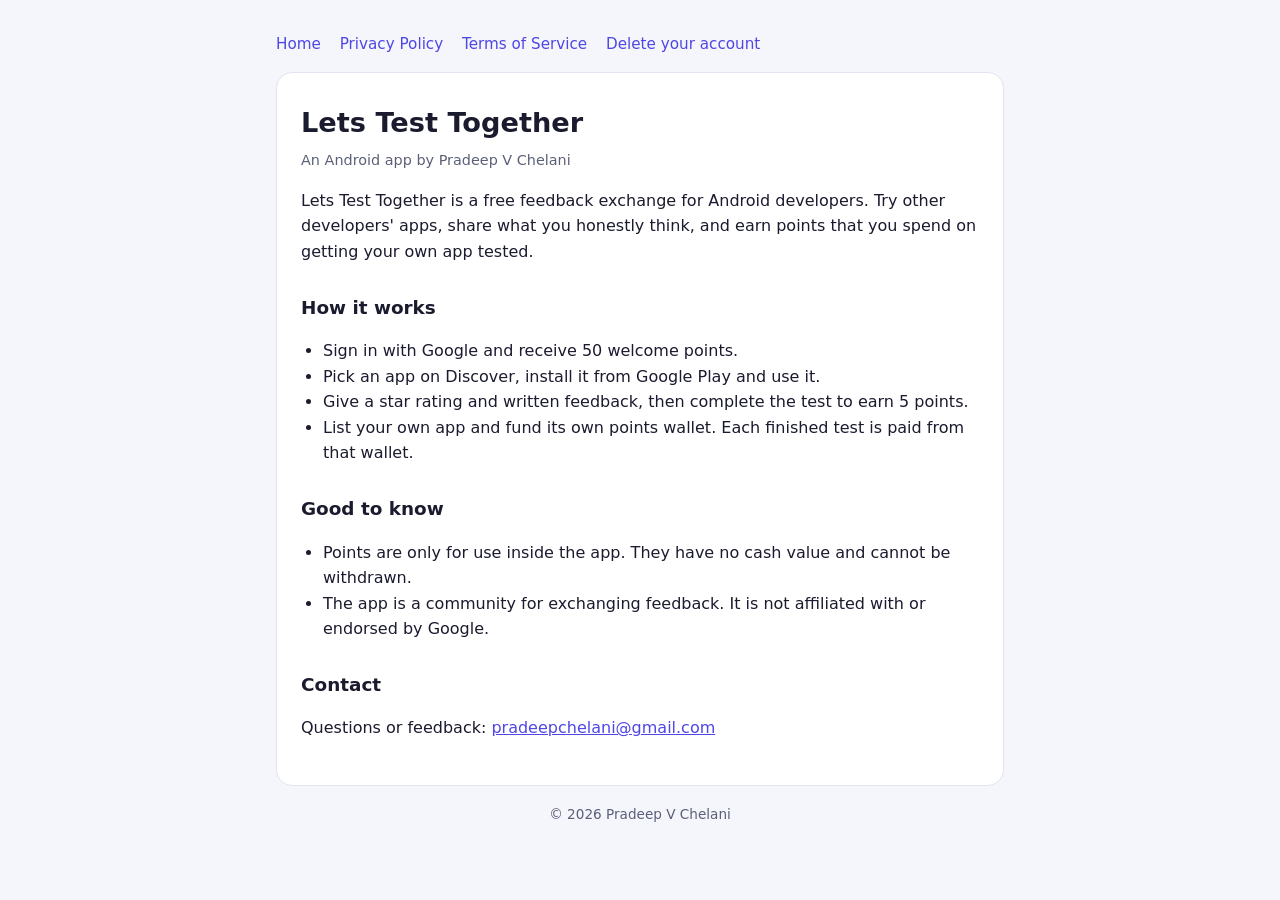
<file: index.html>
<!doctype html>
<html lang="en">
<head>
<meta charset="utf-8">
<meta name="viewport" content="width=device-width, initial-scale=1">
<title>Lets Test Together</title>
<meta name="description" content="Lets Test Together is a free Android app where developers swap honest feedback on each other's apps and earn in-app points.">
<link rel="stylesheet" href="style.css">
</head>
<body>
<main>
  <nav>
    <a href="./">Home</a>
    <a href="privacy-policy/">Privacy Policy</a>
    <a href="terms/">Terms of Service</a>
    <a href="delete-account/">Delete your account</a>
  </nav>
  <article>
    <h1>Lets Test Together</h1>
    <p class="meta">An Android app by Pradeep V Chelani</p>

    <p>Lets Test Together is a free feedback exchange for Android developers. Try other developers' apps, share what you honestly think, and earn points that you spend on getting your own app tested.</p>

    <h2>How it works</h2>
    <ul>
      <li>Sign in with Google and receive 50 welcome points.</li>
      <li>Pick an app on Discover, install it from Google Play and use it.</li>
      <li>Give a star rating and written feedback, then complete the test to earn 5 points.</li>
      <li>List your own app and fund its own points wallet. Each finished test is paid from that wallet.</li>
    </ul>

    <h2>Good to know</h2>
    <ul>
      <li>Points are only for use inside the app. They have no cash value and cannot be withdrawn.</li>
      <li>The app is a community for exchanging feedback. It is not affiliated with or endorsed by Google.</li>
    </ul>

    <h2>Contact</h2>
    <p>Questions or feedback: <a href="mailto:pradeepchelani@gmail.com">pradeepchelani@gmail.com</a></p>
  </article>
  <footer>&copy; 2026 Pradeep V Chelani</footer>
</main>
</body>
</html>
</file>
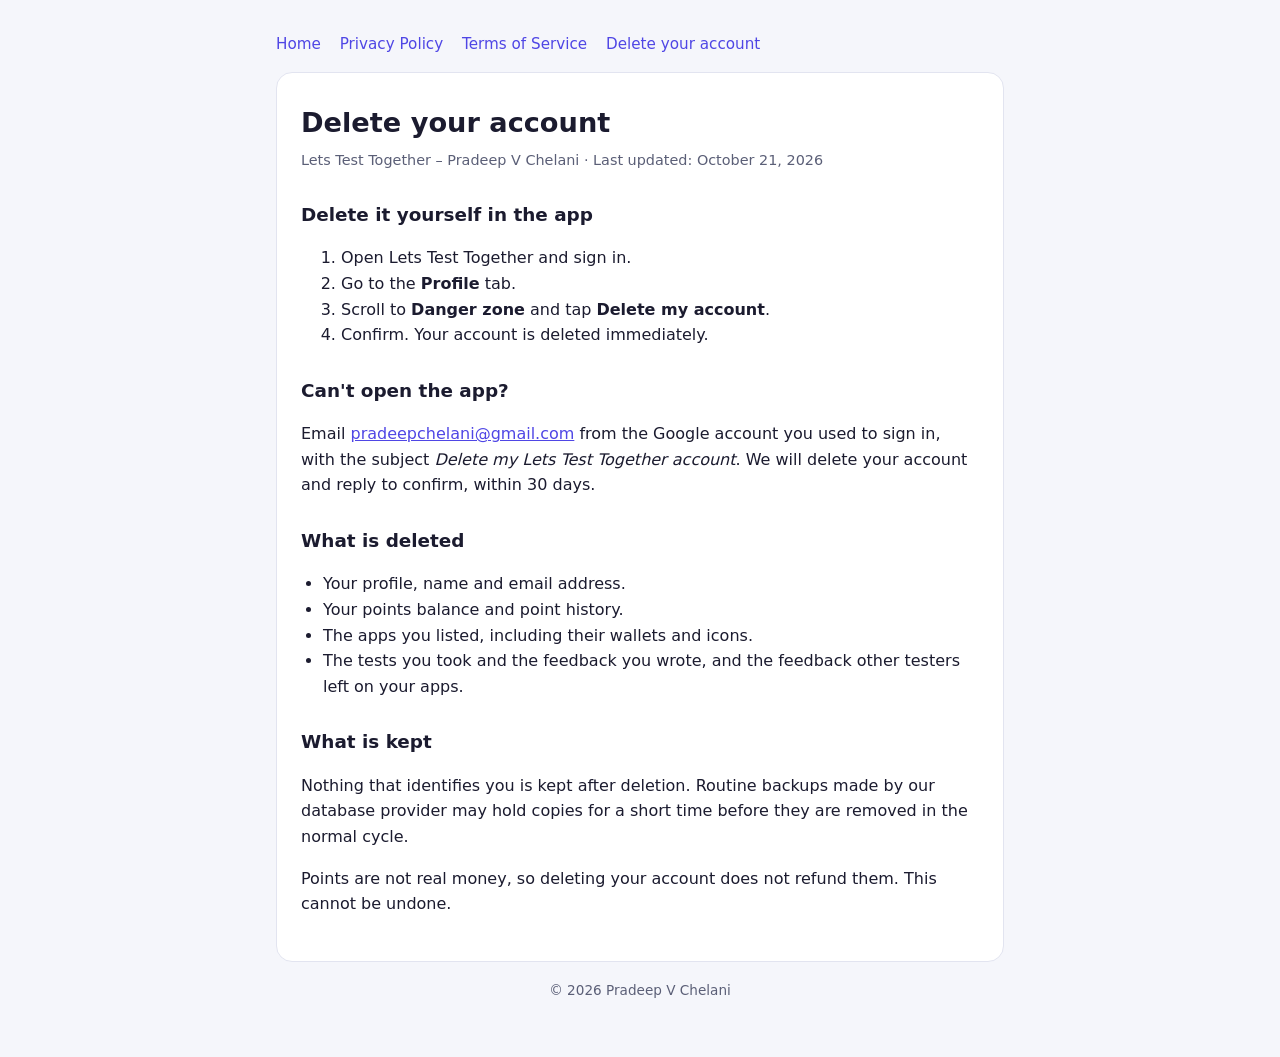
<file: delete-account/index.html>
<!doctype html>
<html lang="en">
<head>
<meta charset="utf-8">
<meta name="viewport" content="width=device-width, initial-scale=1">
<title>Delete your account - Lets Test Together</title>
<meta name="description" content="How to delete your Lets Test Together account and data.">
<link rel="stylesheet" href="../style.css">
</head>
<body>
<main>
  <nav>
    <a href="../">Home</a>
    <a href="../privacy-policy/">Privacy Policy</a>
    <a href="../terms/">Terms of Service</a>
    <a href="./">Delete your account</a>
  </nav>
  <article>
    <h1>Delete your account</h1>
    <p class="meta">Lets Test Together &ndash; Pradeep V Chelani &middot; Last updated: October 21, 2026</p>

    <h2>Delete it yourself in the app</h2>
    <ol>
      <li>Open Lets Test Together and sign in.</li>
      <li>Go to the <strong>Profile</strong> tab.</li>
      <li>Scroll to <strong>Danger zone</strong> and tap <strong>Delete my account</strong>.</li>
      <li>Confirm. Your account is deleted immediately.</li>
    </ol>

    <h2>Can't open the app?</h2>
    <p>Email <a href="mailto:pradeepchelani@gmail.com?subject=Delete%20my%20Lets%20Test%20Together%20account">pradeepchelani@gmail.com</a> from the Google account you used to sign in, with the subject <em>Delete my Lets Test Together account</em>. We will delete your account and reply to confirm, within 30 days.</p>

    <h2>What is deleted</h2>
    <ul>
      <li>Your profile, name and email address.</li>
      <li>Your points balance and point history.</li>
      <li>The apps you listed, including their wallets and icons.</li>
      <li>The tests you took and the feedback you wrote, and the feedback other testers left on your apps.</li>
    </ul>

    <h2>What is kept</h2>
    <p>Nothing that identifies you is kept after deletion. Routine backups made by our database provider may hold copies for a short time before they are removed in the normal cycle.</p>

    <p>Points are not real money, so deleting your account does not refund them. This cannot be undone.</p>
  </article>
  <footer>&copy; 2026 Pradeep V Chelani</footer>
</main>
</body>
</html>
</file>
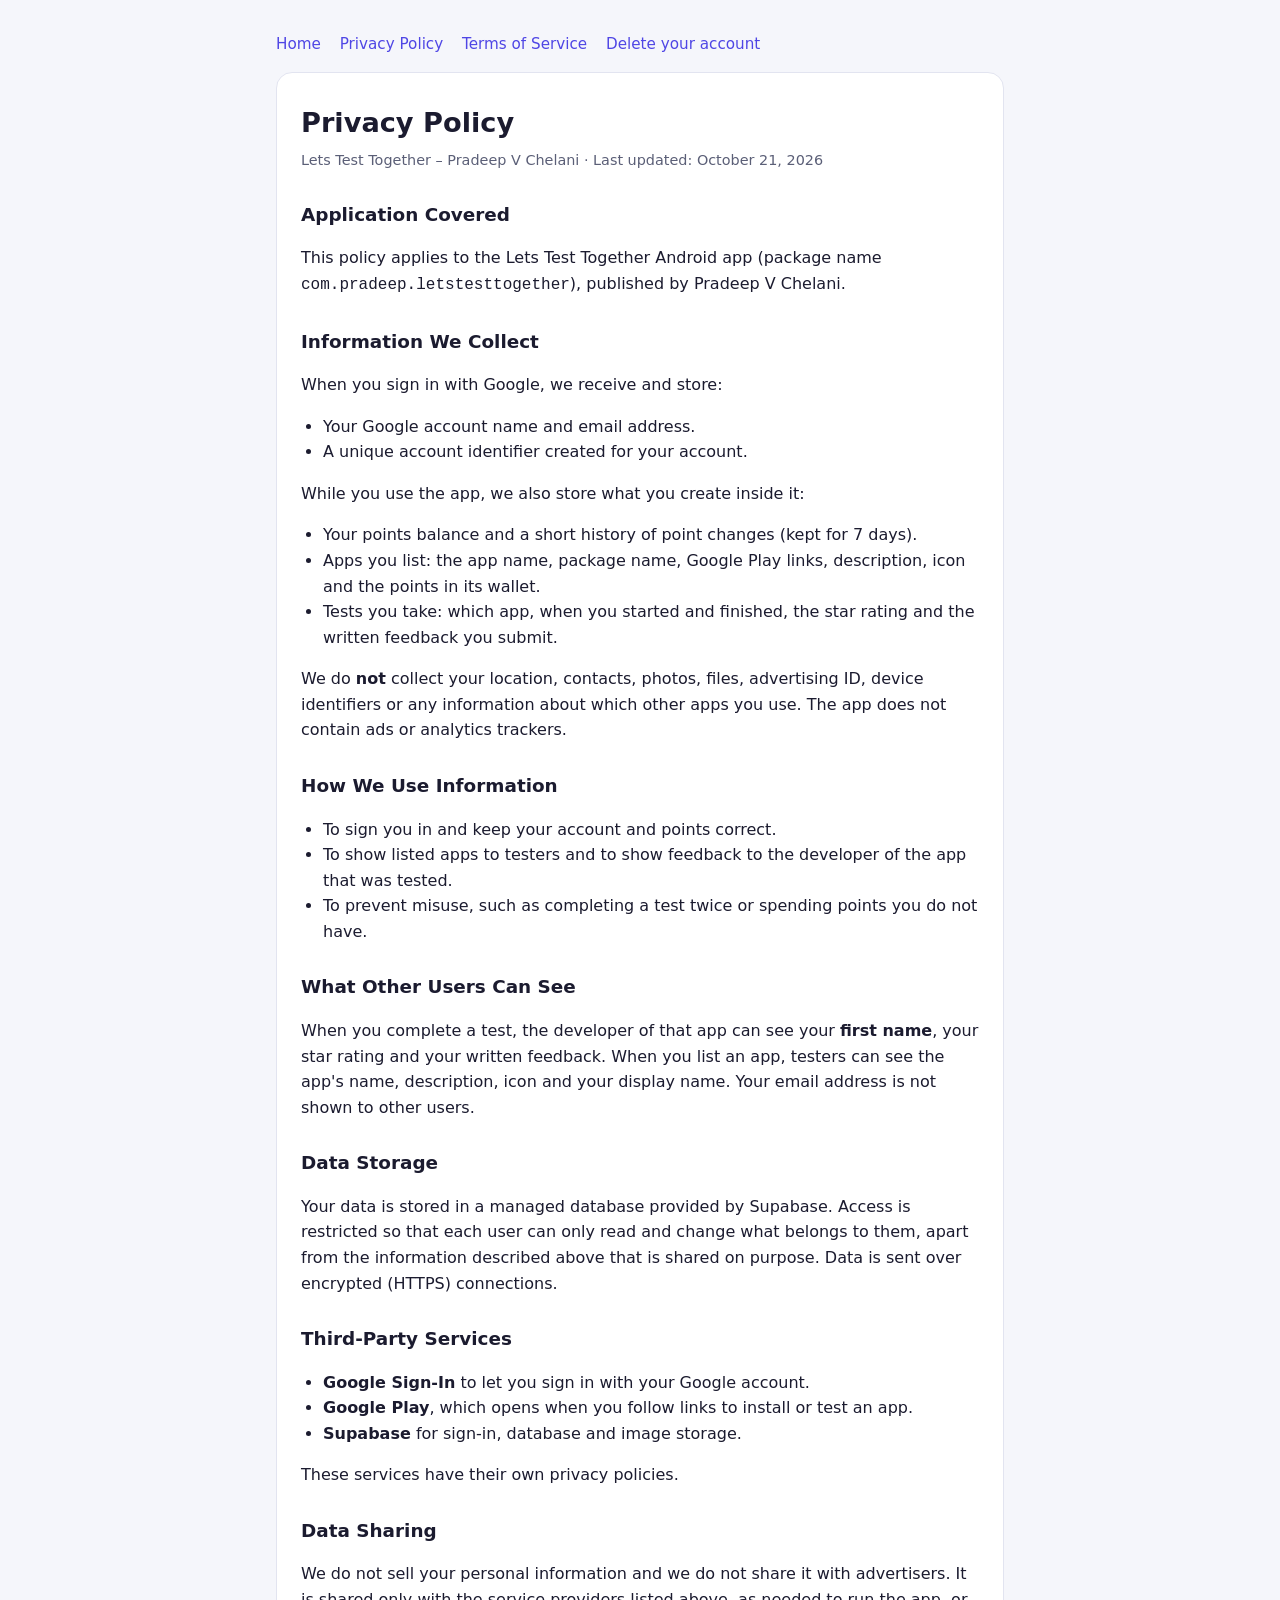
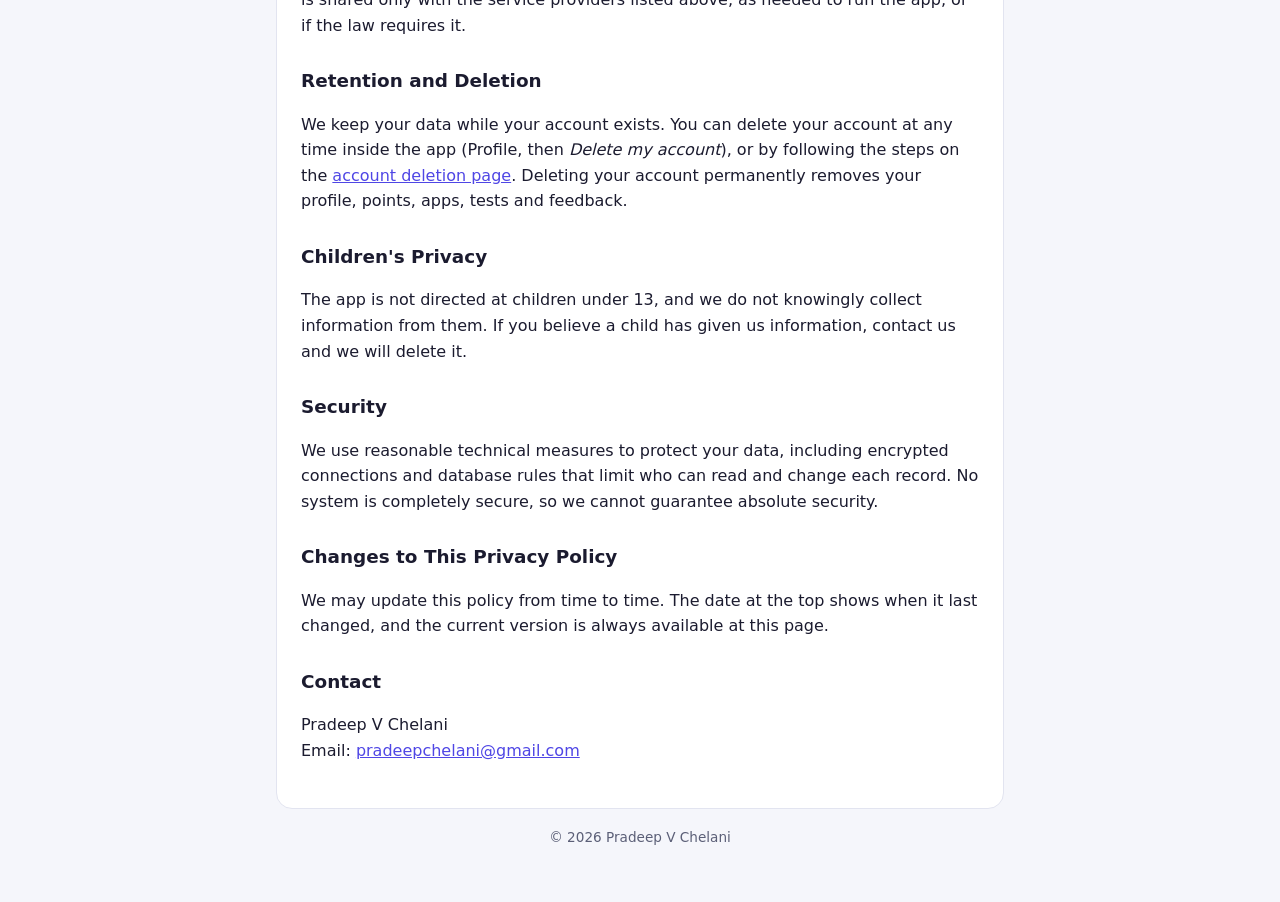
<file: privacy-policy/index.html>
<!doctype html>
<html lang="en">
<head>
<meta charset="utf-8">
<meta name="viewport" content="width=device-width, initial-scale=1">
<title>Privacy Policy - Lets Test Together</title>
<meta name="description" content="Privacy policy for the Lets Test Together Android app.">
<link rel="stylesheet" href="../style.css">
</head>
<body>
<main>
  <nav>
    <a href="../">Home</a>
    <a href="./">Privacy Policy</a>
    <a href="../terms/">Terms of Service</a>
    <a href="../delete-account/">Delete your account</a>
  </nav>
  <article>
    <h1>Privacy Policy</h1>
    <p class="meta">Lets Test Together &ndash; Pradeep V Chelani &middot; Last updated: October 21, 2026</p>

    <h2>Application Covered</h2>
    <p>This policy applies to the Lets Test Together Android app (package name <code>com.pradeep.letstesttogether</code>), published by Pradeep V Chelani.</p>

    <h2>Information We Collect</h2>
    <p>When you sign in with Google, we receive and store:</p>
    <ul>
      <li>Your Google account name and email address.</li>
      <li>A unique account identifier created for your account.</li>
    </ul>
    <p>While you use the app, we also store what you create inside it:</p>
    <ul>
      <li>Your points balance and a short history of point changes (kept for 7 days).</li>
      <li>Apps you list: the app name, package name, Google Play links, description, icon and the points in its wallet.</li>
      <li>Tests you take: which app, when you started and finished, the star rating and the written feedback you submit.</li>
    </ul>
    <p>We do <strong>not</strong> collect your location, contacts, photos, files, advertising ID, device identifiers or any information about which other apps you use. The app does not contain ads or analytics trackers.</p>

    <h2>How We Use Information</h2>
    <ul>
      <li>To sign you in and keep your account and points correct.</li>
      <li>To show listed apps to testers and to show feedback to the developer of the app that was tested.</li>
      <li>To prevent misuse, such as completing a test twice or spending points you do not have.</li>
    </ul>

    <h2>What Other Users Can See</h2>
    <p>When you complete a test, the developer of that app can see your <strong>first name</strong>, your star rating and your written feedback. When you list an app, testers can see the app's name, description, icon and your display name. Your email address is not shown to other users.</p>

    <h2>Data Storage</h2>
    <p>Your data is stored in a managed database provided by Supabase. Access is restricted so that each user can only read and change what belongs to them, apart from the information described above that is shared on purpose. Data is sent over encrypted (HTTPS) connections.</p>

    <h2>Third-Party Services</h2>
    <ul>
      <li><strong>Google Sign-In</strong> to let you sign in with your Google account.</li>
      <li><strong>Google Play</strong>, which opens when you follow links to install or test an app.</li>
      <li><strong>Supabase</strong> for sign-in, database and image storage.</li>
    </ul>
    <p>These services have their own privacy policies.</p>

    <h2>Data Sharing</h2>
    <p>We do not sell your personal information and we do not share it with advertisers. It is shared only with the service providers listed above, as needed to run the app, or if the law requires it.</p>

    <h2>Retention and Deletion</h2>
    <p>We keep your data while your account exists. You can delete your account at any time inside the app (Profile, then <em>Delete my account</em>), or by following the steps on the <a href="../delete-account/">account deletion page</a>. Deleting your account permanently removes your profile, points, apps, tests and feedback.</p>

    <h2>Children's Privacy</h2>
    <p>The app is not directed at children under 13, and we do not knowingly collect information from them. If you believe a child has given us information, contact us and we will delete it.</p>

    <h2>Security</h2>
    <p>We use reasonable technical measures to protect your data, including encrypted connections and database rules that limit who can read and change each record. No system is completely secure, so we cannot guarantee absolute security.</p>

    <h2>Changes to This Privacy Policy</h2>
    <p>We may update this policy from time to time. The date at the top shows when it last changed, and the current version is always available at this page.</p>

    <h2>Contact</h2>
    <p>Pradeep V Chelani<br>Email: <a href="mailto:pradeepchelani@gmail.com">pradeepchelani@gmail.com</a></p>
  </article>
  <footer>&copy; 2026 Pradeep V Chelani</footer>
</main>
</body>
</html>
</file>
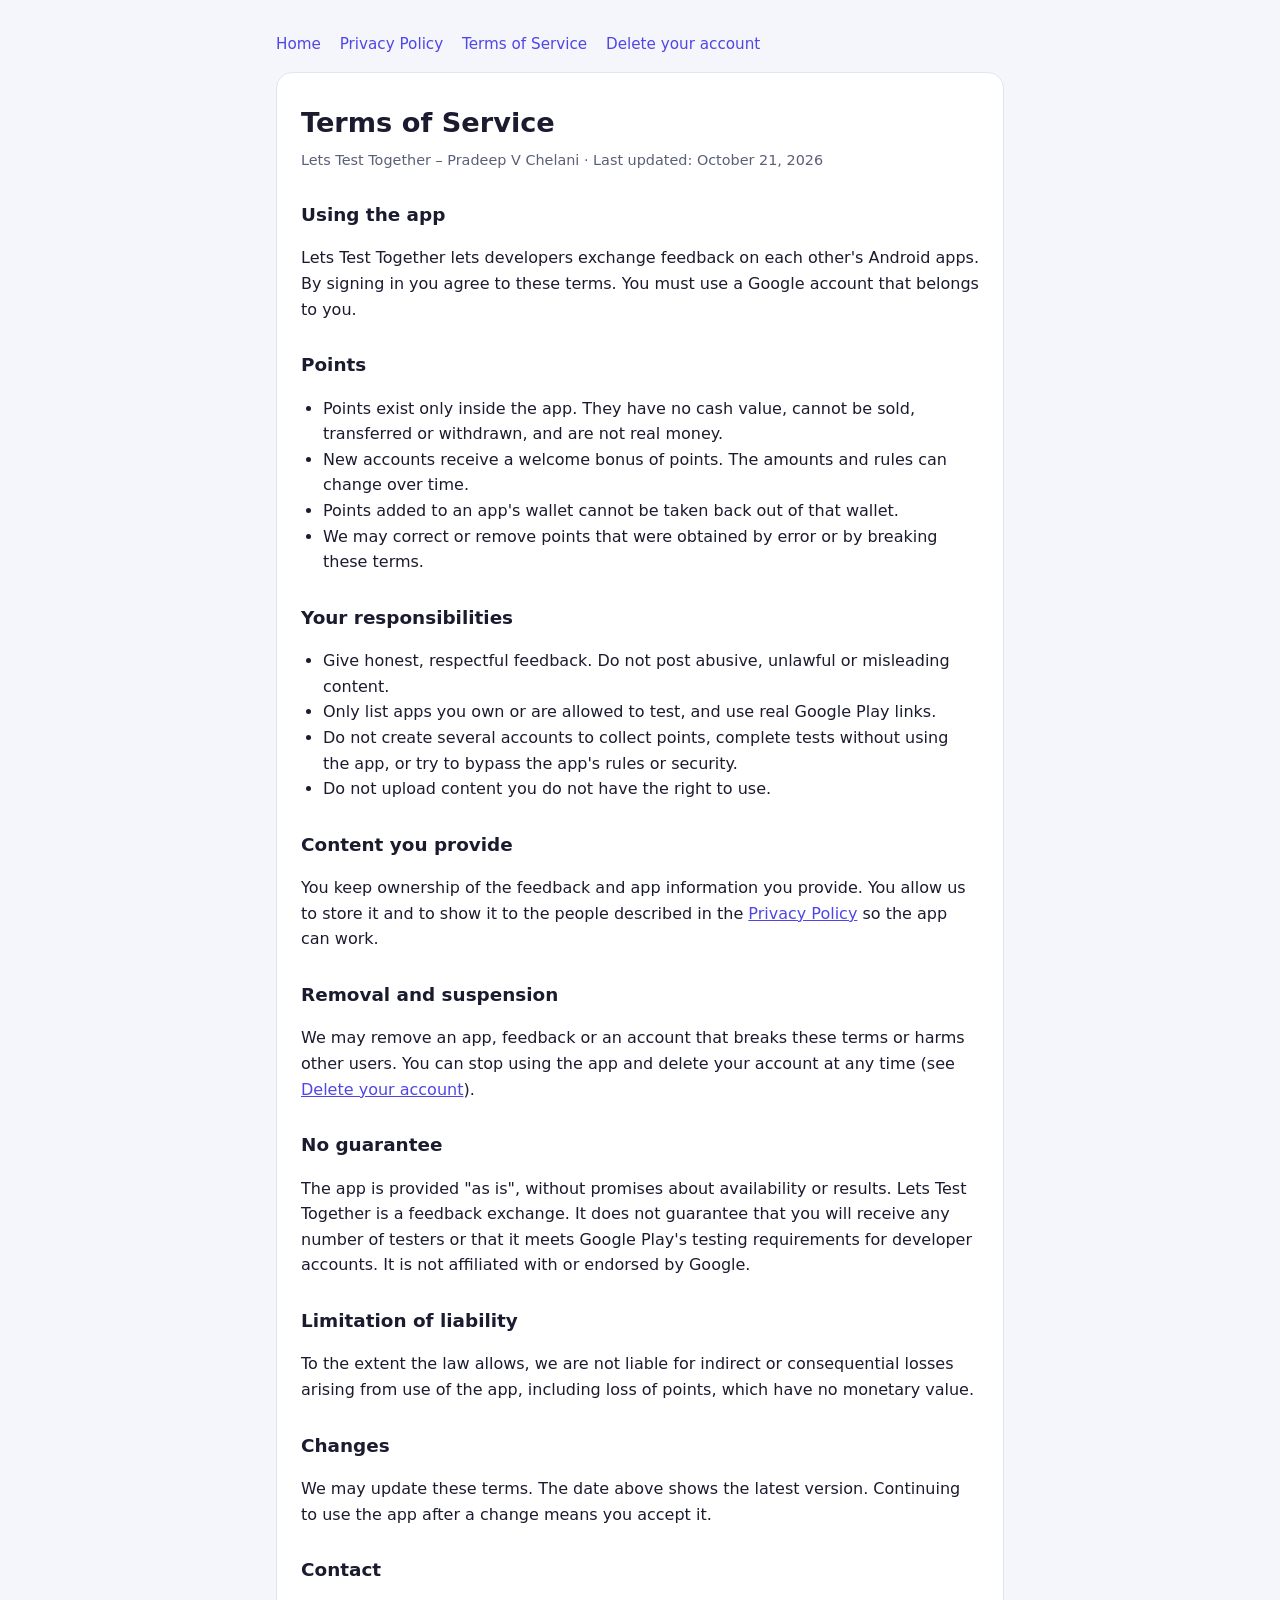
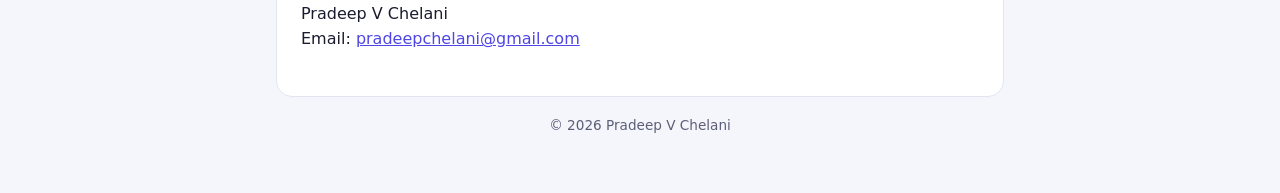
<file: terms/index.html>
<!doctype html>
<html lang="en">
<head>
<meta charset="utf-8">
<meta name="viewport" content="width=device-width, initial-scale=1">
<title>Terms of Service - Lets Test Together</title>
<meta name="description" content="Terms of service for the Lets Test Together Android app.">
<link rel="stylesheet" href="../style.css">
</head>
<body>
<main>
  <nav>
    <a href="../">Home</a>
    <a href="../privacy-policy/">Privacy Policy</a>
    <a href="./">Terms of Service</a>
    <a href="../delete-account/">Delete your account</a>
  </nav>
  <article>
    <h1>Terms of Service</h1>
    <p class="meta">Lets Test Together &ndash; Pradeep V Chelani &middot; Last updated: October 21, 2026</p>

    <h2>Using the app</h2>
    <p>Lets Test Together lets developers exchange feedback on each other's Android apps. By signing in you agree to these terms. You must use a Google account that belongs to you.</p>

    <h2>Points</h2>
    <ul>
      <li>Points exist only inside the app. They have no cash value, cannot be sold, transferred or withdrawn, and are not real money.</li>
      <li>New accounts receive a welcome bonus of points. The amounts and rules can change over time.</li>
      <li>Points added to an app's wallet cannot be taken back out of that wallet.</li>
      <li>We may correct or remove points that were obtained by error or by breaking these terms.</li>
    </ul>

    <h2>Your responsibilities</h2>
    <ul>
      <li>Give honest, respectful feedback. Do not post abusive, unlawful or misleading content.</li>
      <li>Only list apps you own or are allowed to test, and use real Google Play links.</li>
      <li>Do not create several accounts to collect points, complete tests without using the app, or try to bypass the app's rules or security.</li>
      <li>Do not upload content you do not have the right to use.</li>
    </ul>

    <h2>Content you provide</h2>
    <p>You keep ownership of the feedback and app information you provide. You allow us to store it and to show it to the people described in the <a href="../privacy-policy/">Privacy Policy</a> so the app can work.</p>

    <h2>Removal and suspension</h2>
    <p>We may remove an app, feedback or an account that breaks these terms or harms other users. You can stop using the app and delete your account at any time (see <a href="../delete-account/">Delete your account</a>).</p>

    <h2>No guarantee</h2>
    <p>The app is provided "as is", without promises about availability or results. Lets Test Together is a feedback exchange. It does not guarantee that you will receive any number of testers or that it meets Google Play's testing requirements for developer accounts. It is not affiliated with or endorsed by Google.</p>

    <h2>Limitation of liability</h2>
    <p>To the extent the law allows, we are not liable for indirect or consequential losses arising from use of the app, including loss of points, which have no monetary value.</p>

    <h2>Changes</h2>
    <p>We may update these terms. The date above shows the latest version. Continuing to use the app after a change means you accept it.</p>

    <h2>Contact</h2>
    <p>Pradeep V Chelani<br>Email: <a href="mailto:pradeepchelani@gmail.com">pradeepchelani@gmail.com</a></p>
  </article>
  <footer>&copy; 2026 Pradeep V Chelani</footer>
</main>
</body>
</html>
</file>
<file: style.css>
:root {
  --bg: #f5f6fb;
  --card: #ffffff;
  --text: #1b1b2f;
  --muted: #5b5f77;
  --accent: #4f46e5;
  --line: #e2e4f0;
}
@media (prefers-color-scheme: dark) {
  :root {
    --bg: #12131c;
    --card: #1b1d2a;
    --text: #ececf6;
    --muted: #a3a7bf;
    --accent: #8b86ff;
    --line: #2b2e42;
  }
}
* { box-sizing: border-box; }
body {
  margin: 0;
  background: var(--bg);
  color: var(--text);
  font: 16px/1.6 system-ui, -apple-system, "Segoe UI", Roboto, sans-serif;
}
main {
  max-width: 760px;
  margin: 0 auto;
  padding: 32px 16px 56px;
}
article {
  background: var(--card);
  border: 1px solid var(--line);
  border-radius: 16px;
  padding: 28px 24px;
}
h1 { font-size: 1.7rem; margin: 0 0 4px; }
h2 { font-size: 1.15rem; margin: 28px 0 6px; }
p, li { color: var(--text); }
.meta { color: var(--muted); font-size: 0.9rem; margin: 0 0 12px; }
ul { padding-left: 22px; }
a { color: var(--accent); }
nav { margin-bottom: 16px; font-size: 0.95rem; }
nav a { margin-right: 14px; text-decoration: none; }
nav a:hover { text-decoration: underline; }
footer { color: var(--muted); font-size: 0.85rem; margin-top: 18px; text-align: center; }
</file>
